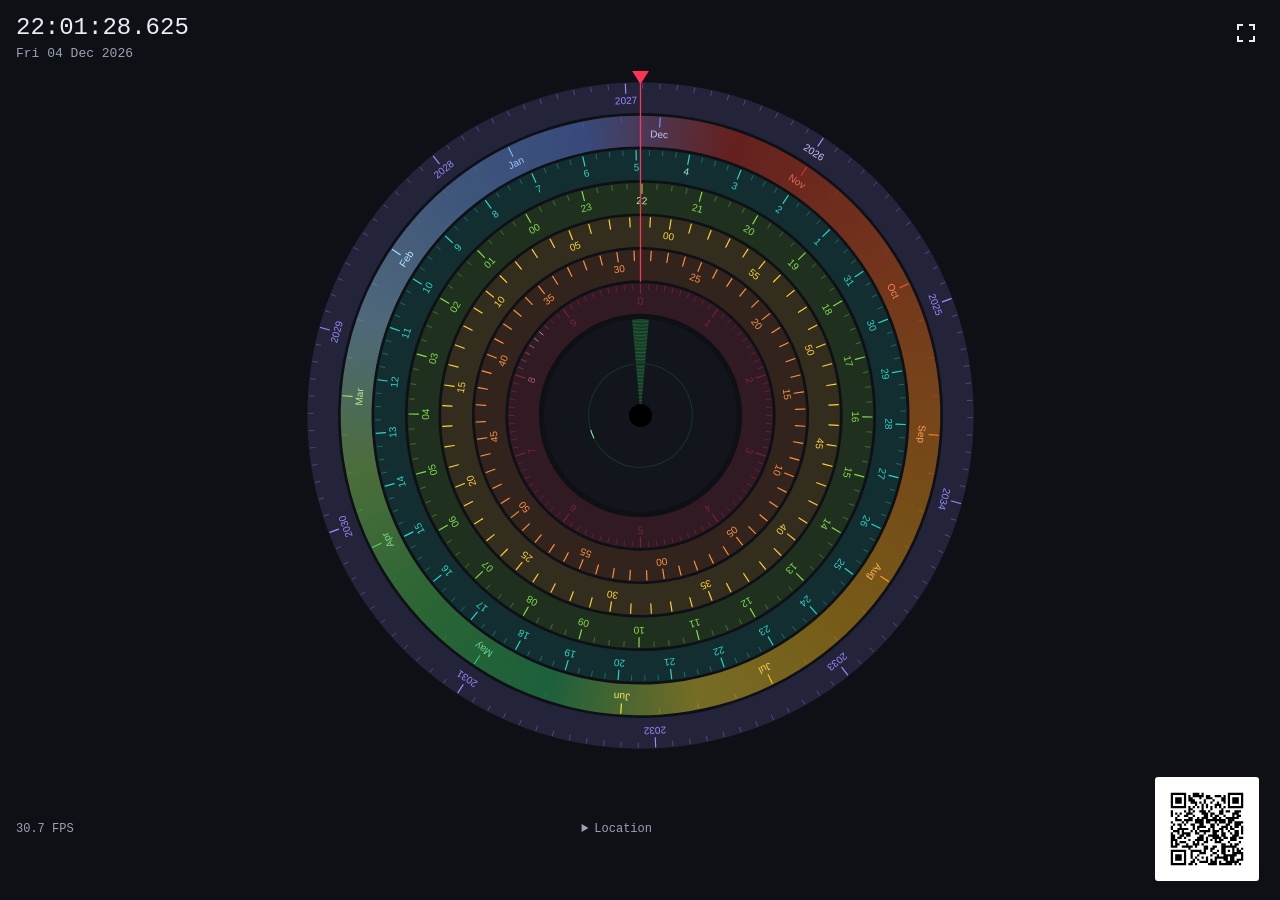
<file: index.html>
<!doctype html>
<html lang="en">
<head>
  <meta charset="utf-8">
  <meta name="viewport" content="width=device-width, initial-scale=1">
  <meta name="theme-color" content="#0e1016">
  <title>Disc Clock</title>
  <link rel="stylesheet" href="style.css?v=qr-1">
  <script src="clock.js" defer></script>
</head>
<body>
  <header>
    <div class="readout">
      <time id="time">00:00:00.000</time>
      <div id="date"></div>
    </div>
    <button id="fullscreen" type="button" title="Toggle fullscreen" aria-label="Toggle fullscreen">
      <span class="fullscreen-icon" aria-hidden="true"></span>
    </button>
  </header>
  <main>
    <canvas id="clock" role="img" aria-label="Disc clock with rotating year, month, day, hour, minute and second rings, a ten-second light and sixty central rings."></canvas>
    <noscript>This clock requires JavaScript.</noscript>
  </main>
  <footer>
    <span id="fps">0.0 FPS</span>
    <details id="location-settings">
      <summary>Location</summary>
      <form id="location-form">
        <label>Latitude<input id="latitude" name="latitude" type="number" min="-90" max="90" step="any" required></label>
        <label>Longitude<input id="longitude" name="longitude" type="number" min="-180" max="180" step="any" required></label>
        <div class="form-actions">
          <button type="submit">Apply</button>
          <button id="automatic-location" type="button">Use IP location</button>
        </div>
        <output id="sun-status" aria-live="polite">Sun data pending</output>
      </form>
    </details>
    <a id="share-qr" href="https://hertzvador.github.io/milleniumClock/" target="_blank" rel="noopener" aria-label="Open Disc Clock on another device">
      <img src="share-qr.svg" alt="QR code for https://hertzvador.github.io/milleniumClock/">
    </a>
  </footer>
</body>
</html>
</file>
<file: style.css>
:root {
  color-scheme: dark;
  --background: #0e1016;
  --foreground: #e8ecf4;
  --muted: #9aa3b5;
  font-family: Consolas, "Liberation Mono", monospace;
  color: var(--foreground);
  background: var(--background);
}

* { box-sizing: border-box; }
body { margin: 0; height: 100vh; height: 100dvh; display: grid; grid-template-rows: auto minmax(0, 1fr) auto; }
header { display: flex; align-items: flex-start; justify-content: space-between; padding: 14px 16px 6px; gap: 12px; }
#time { display: block; font-size: 24px; font-variant-numeric: tabular-nums; white-space: nowrap; }
#date { margin-top: 5px; font-size: 13px; color: var(--muted); }
main { min-height: 0; min-width: 0; display: grid; place-items: center; overflow: hidden; }
canvas { display: block; }
footer { display: flex; align-items: center; justify-content: space-between; padding: 8px 16px 14px; color: var(--muted); font-size: 12px; gap: 12px; }
button, input { font: inherit; color: var(--foreground); background: #191e28; border: 1px solid #485165; border-radius: 4px; }
button { cursor: pointer; padding: 8px 10px; min-height: 36px; }
button:hover { background: #28313e; }
button:focus-visible, input:focus-visible, summary:focus-visible { outline: 2px solid #2fd6c6; outline-offset: 3px; }
#fullscreen { width: 38px; height: 38px; display: grid; place-items: center; background: transparent; border-color: transparent; flex-shrink: 0; }
.fullscreen-icon { width: 18px; height: 18px; background: linear-gradient(currentColor, currentColor) left top / 6px 2px no-repeat, linear-gradient(currentColor, currentColor) left top / 2px 6px no-repeat, linear-gradient(currentColor, currentColor) right top / 6px 2px no-repeat, linear-gradient(currentColor, currentColor) right top / 2px 6px no-repeat, linear-gradient(currentColor, currentColor) left bottom / 6px 2px no-repeat, linear-gradient(currentColor, currentColor) left bottom / 2px 6px no-repeat, linear-gradient(currentColor, currentColor) right bottom / 6px 2px no-repeat, linear-gradient(currentColor, currentColor) right bottom / 2px 6px no-repeat; }
details { position: relative; }
summary { cursor: pointer; padding: 7px 0 7px 10px; }
form { position: absolute; bottom: 38px; right: 0; width: min(290px, calc(100vw - 32px)); padding: 16px; background: #151922; border: 1px solid #485165; border-radius: 6px; box-shadow: 0 8px 30px #0008; display: grid; gap: 12px; }
label { display: grid; gap: 5px; }
input { width: 100%; padding: 8px; min-width: 0; }
.form-actions { display: flex; flex-wrap: wrap; gap: 8px; }
output { font-size: 12px; line-height: 1.5; overflow-wrap: anywhere; }
#share-qr { display: block; padding: 5px; flex: 0 0 auto; }
#share-qr img { display: block; width: 104px; height: 104px; padding: 7px; background: #fff; border-radius: 3px; }
@media (max-width: 400px) { #time { font-size: 21px; } }
</file>
